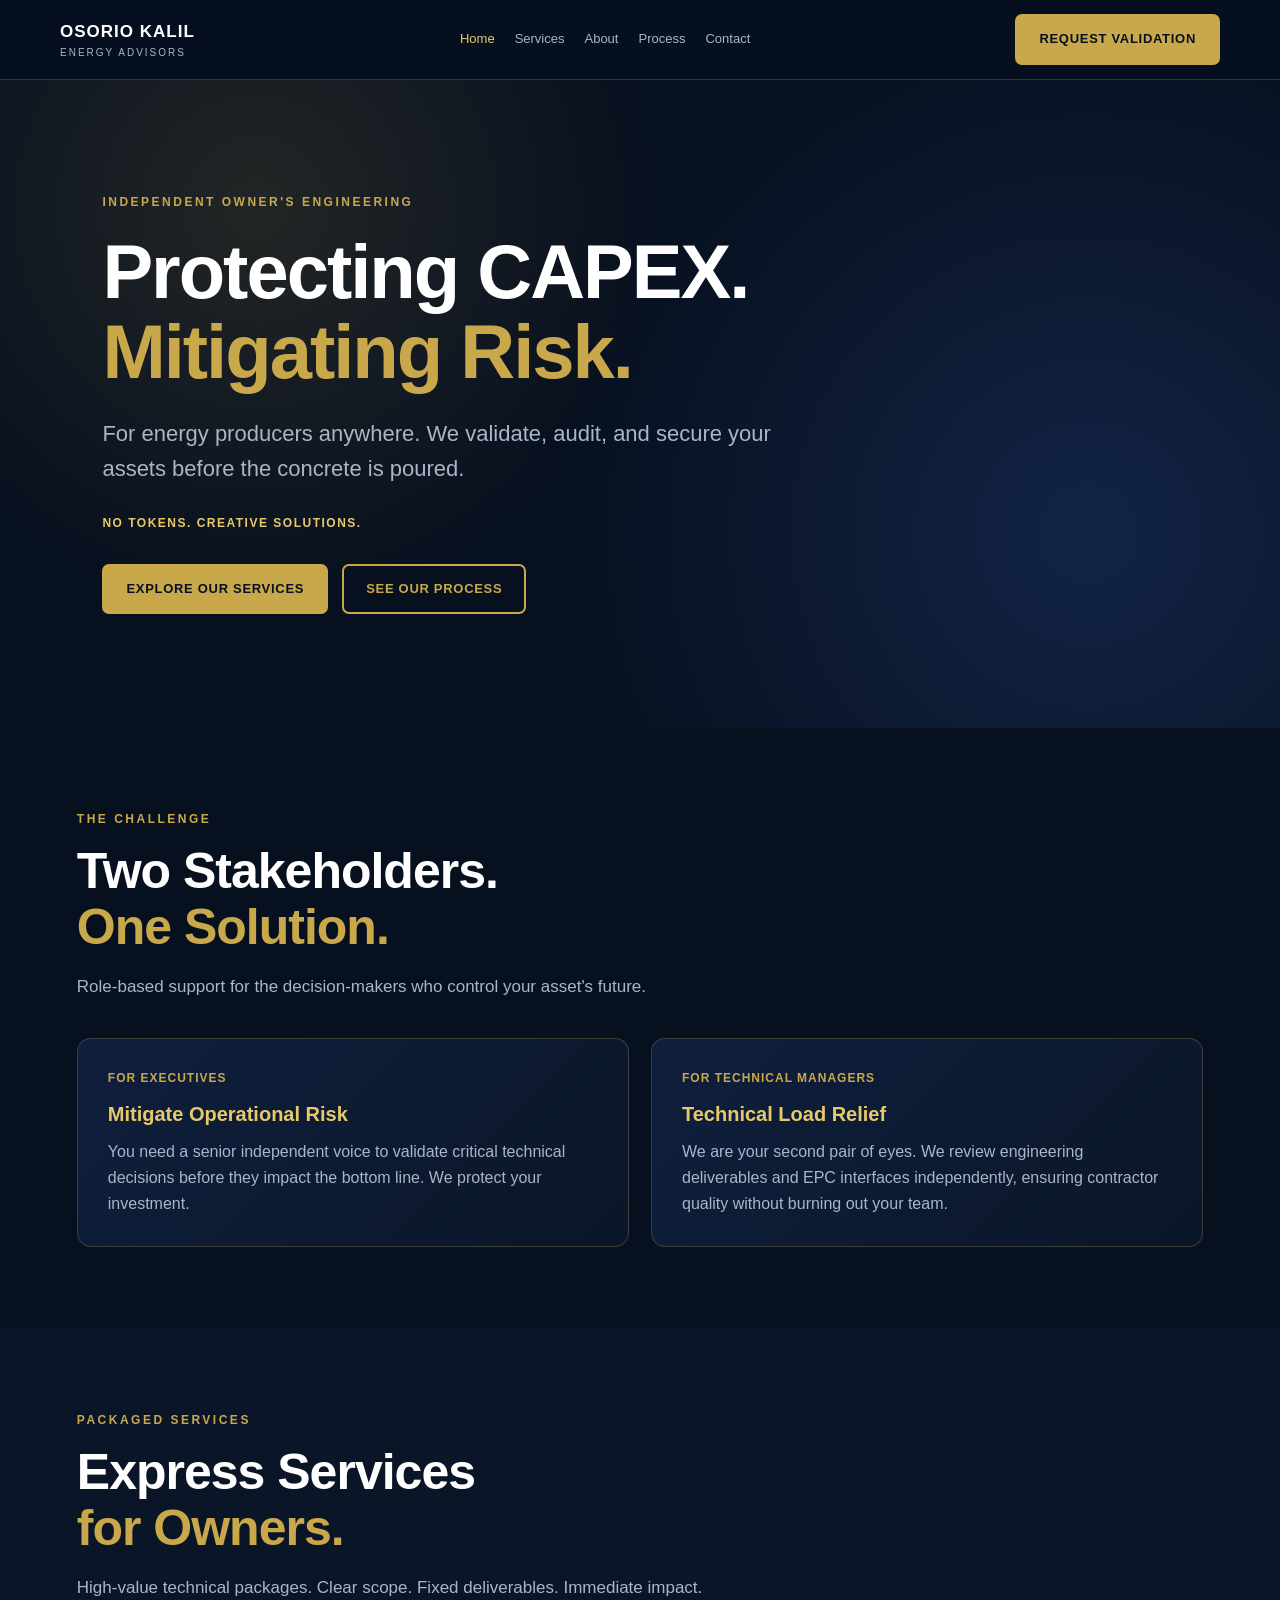
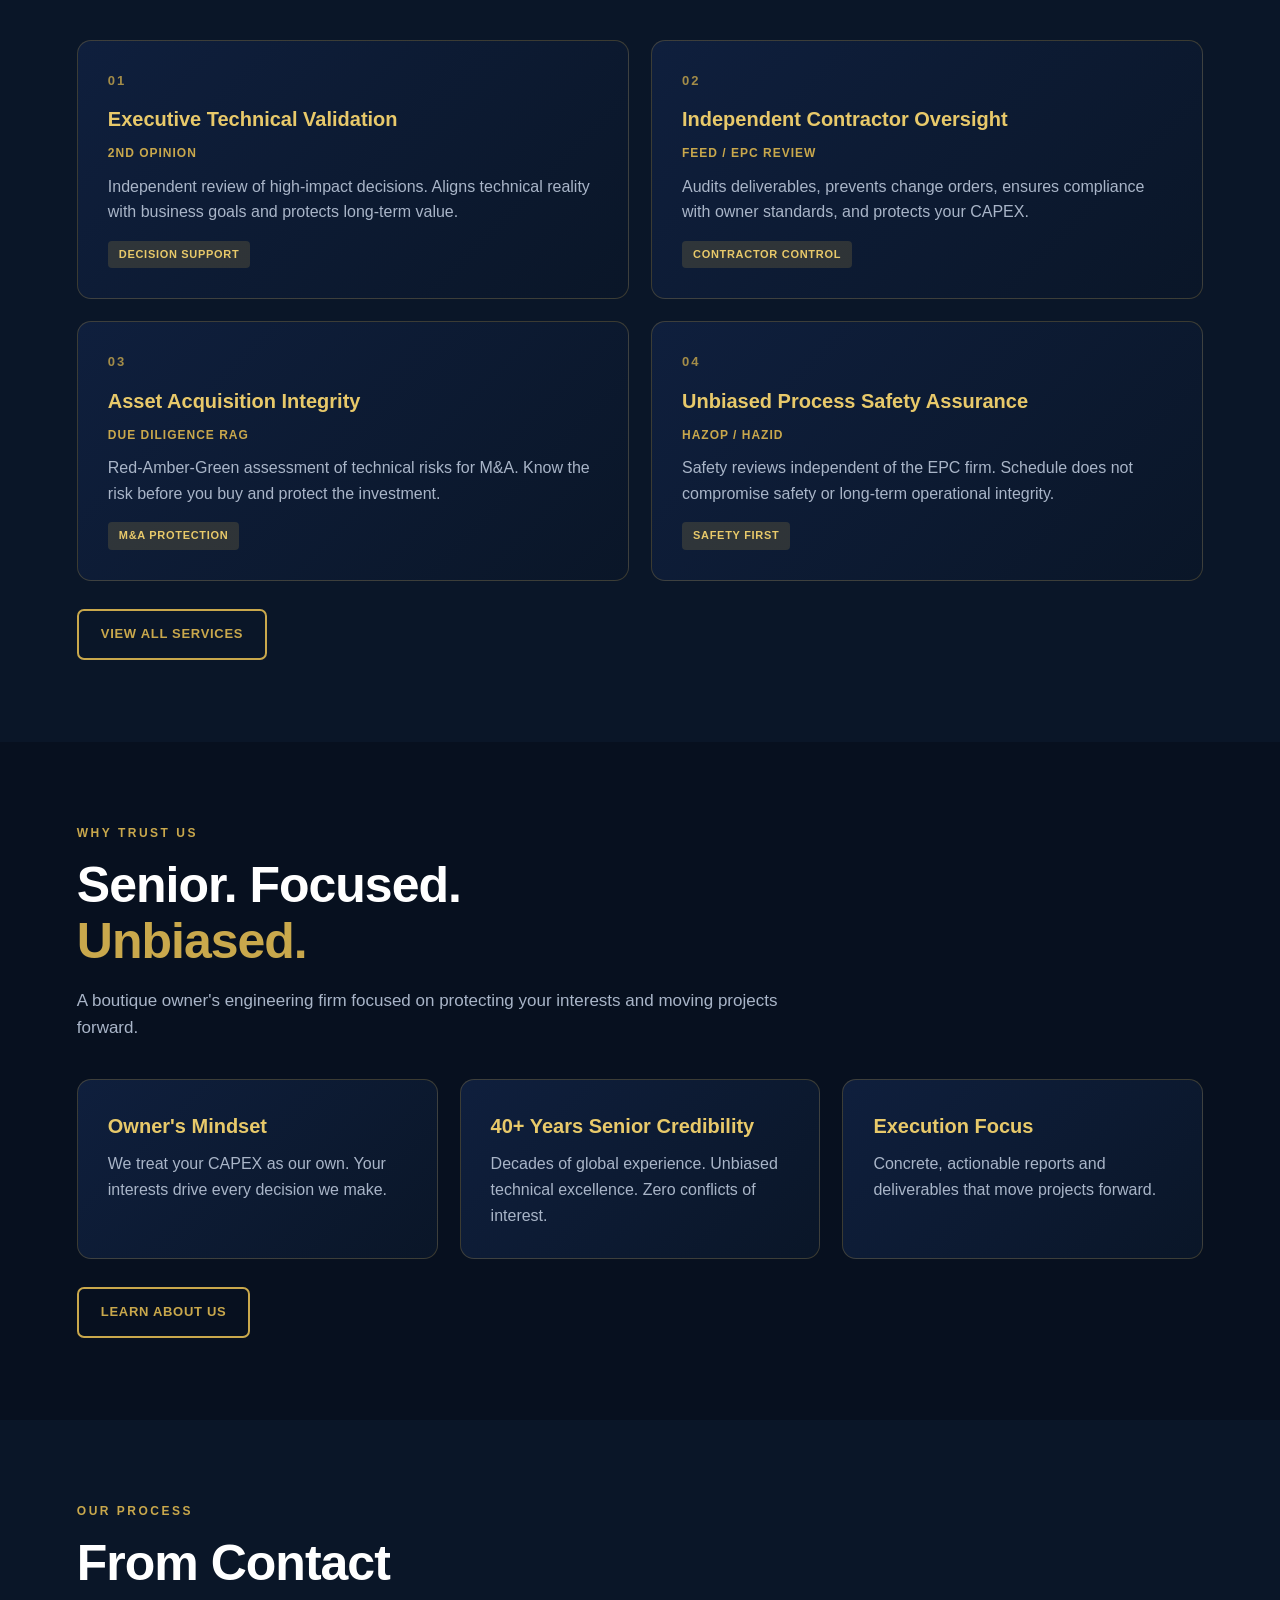
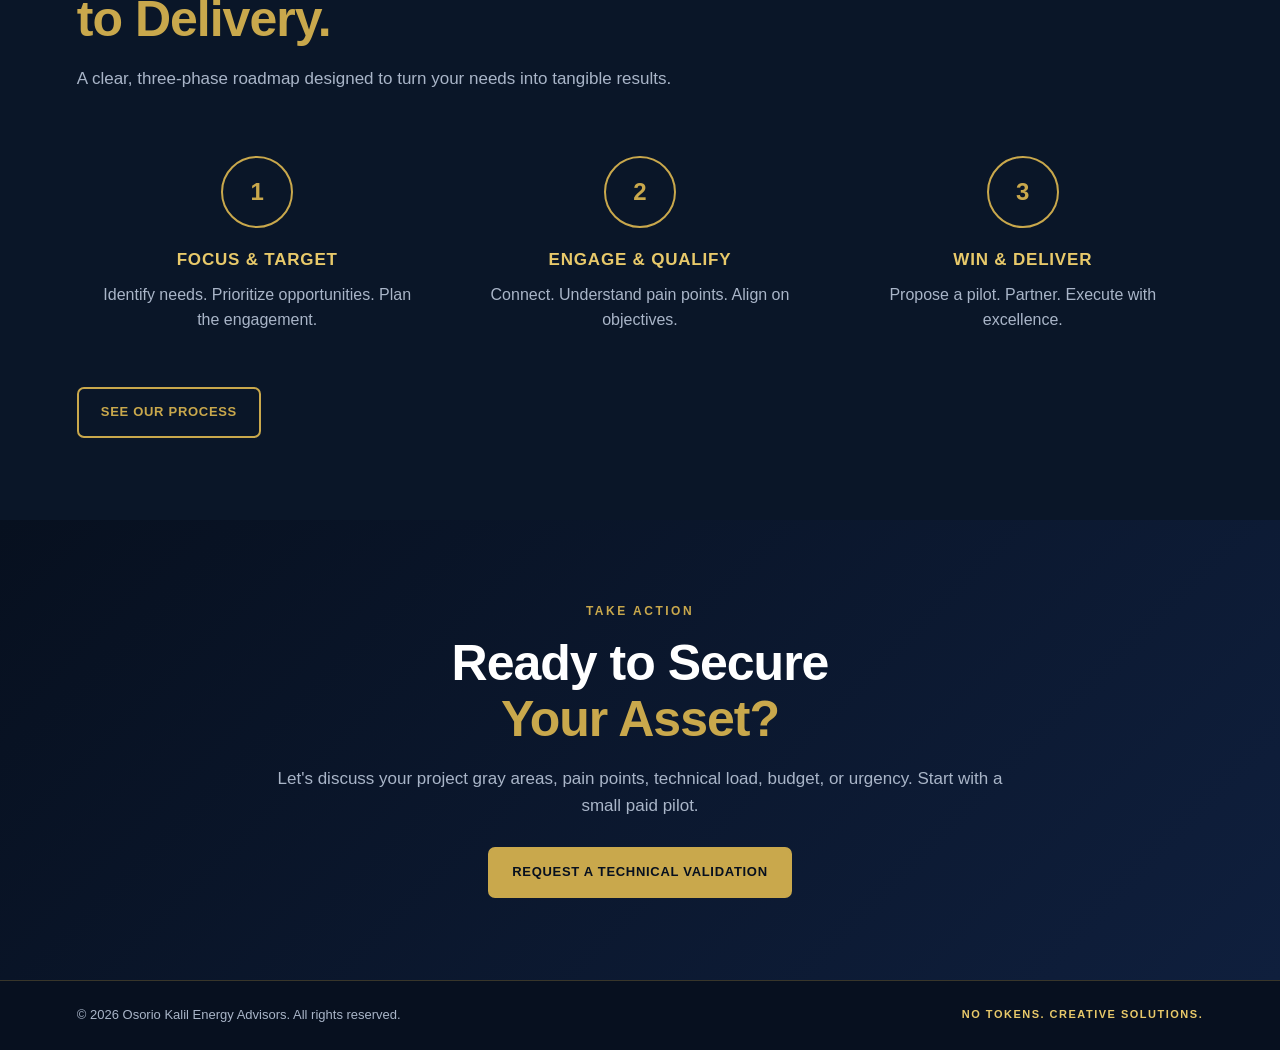
<file: index.html>
<!DOCTYPE html>
<html lang="en">
<head>
  <meta charset="UTF-8">
  <meta name="viewport" content="width=device-width, initial-scale=1">
  <meta name="description" content="Independent owner's engineering for energy producers. Validate technical decisions, protect CAPEX, and mitigate project risk.">
  <title>Osorio Kalil Energy Advisors | Independent Owner's Engineering</title>
  <link rel="stylesheet" href="styles.css">
</head>
<body>
  <header class="site-header">
    <a class="logo" href="index.html">OSORIO KALIL<small>Energy Advisors</small></a>
    <nav class="nav" aria-label="Main navigation">
      <a href="index.html" aria-current="page">Home</a><a href="services.html">Services</a><a href="about.html">About</a><a href="process.html">Process</a><a href="contact.html">Contact</a>
    </nav>
    <a class="button header-cta" href="contact.html">Request Validation</a>
  </header>
  <main>
    <section class="hero">
      <div class="hero-content">
        <div class="eyebrow">Independent Owner's Engineering</div>
        <h1>Protecting CAPEX.<br><span class="gold">Mitigating Risk.</span></h1>
        <p>For energy producers anywhere. We validate, audit, and secure your assets before the concrete is poured.</p>
        <div class="motto">No tokens. Creative solutions.</div>
        <div class="actions"><a class="button" href="services.html">Explore Our Services</a><a class="button outline" href="process.html">See Our Process</a></div>
      </div>
    </section>
    <section class="section">
      <div class="section-label">The Challenge</div><h2>Two Stakeholders.<br><span class="gold">One Solution.</span></h2>
      <p class="intro">Role-based support for the decision-makers who control your asset's future.</p>
      <div class="grid">
        <article class="card"><div class="overline">For Executives</div><h3>Mitigate Operational Risk</h3><p>You need a senior independent voice to validate critical technical decisions before they impact the bottom line. We protect your investment.</p></article>
        <article class="card"><div class="overline">For Technical Managers</div><h3>Technical Load Relief</h3><p>We are your second pair of eyes. We review engineering deliverables and EPC interfaces independently, ensuring contractor quality without burning out your team.</p></article>
      </div>
    </section>
    <section class="section alt">
      <div class="section-label">Packaged Services</div><h2>Express Services<br><span class="gold">for Owners.</span></h2>
      <p class="intro">High-value technical packages. Clear scope. Fixed deliverables. Immediate impact.</p>
      <div class="grid">
        <article class="card"><div class="service-number">01</div><h3>Executive Technical Validation</h3><div class="overline">2nd Opinion</div><p>Independent review of high-impact decisions. Aligns technical reality with business goals and protects long-term value.</p><span class="tag">Decision Support</span></article>
        <article class="card"><div class="service-number">02</div><h3>Independent Contractor Oversight</h3><div class="overline">FEED / EPC Review</div><p>Audits deliverables, prevents change orders, ensures compliance with owner standards, and protects your CAPEX.</p><span class="tag">Contractor Control</span></article>
        <article class="card"><div class="service-number">03</div><h3>Asset Acquisition Integrity</h3><div class="overline">Due Diligence RAG</div><p>Red-Amber-Green assessment of technical risks for M&amp;A. Know the risk before you buy and protect the investment.</p><span class="tag">M&amp;A Protection</span></article>
        <article class="card"><div class="service-number">04</div><h3>Unbiased Process Safety Assurance</h3><div class="overline">HAZOP / HAZID</div><p>Safety reviews independent of the EPC firm. Schedule does not compromise safety or long-term operational integrity.</p><span class="tag">Safety First</span></article>
      </div>
      <p class="section-action"><a class="button outline" href="services.html">View All Services</a></p>
    </section>
    <section class="section">
      <div class="section-label">Why Trust Us</div><h2>Senior. Focused.<br><span class="gold">Unbiased.</span></h2>
      <p class="intro">A boutique owner's engineering firm focused on protecting your interests and moving projects forward.</p>
      <div class="grid three">
        <article class="card"><h3>Owner's Mindset</h3><p>We treat your CAPEX as our own. Your interests drive every decision we make.</p></article>
        <article class="card"><h3>40+ Years Senior Credibility</h3><p>Decades of global experience. Unbiased technical excellence. Zero conflicts of interest.</p></article>
        <article class="card"><h3>Execution Focus</h3><p>Concrete, actionable reports and deliverables that move projects forward.</p></article>
      </div>
      <p class="section-action"><a class="button outline" href="about.html">Learn About Us</a></p>
    </section>
    <section class="section alt">
      <div class="section-label">Our Process</div><h2>From Contact<br><span class="gold">to Delivery.</span></h2>
      <p class="intro">A clear, three-phase roadmap designed to turn your needs into tangible results.</p>
      <div class="grid three steps">
        <article class="step"><h3>Focus &amp; Target</h3><p>Identify needs. Prioritize opportunities. Plan the engagement.</p></article>
        <article class="step"><h3>Engage &amp; Qualify</h3><p>Connect. Understand pain points. Align on objectives.</p></article>
        <article class="step"><h3>Win &amp; Deliver</h3><p>Propose a pilot. Partner. Execute with excellence.</p></article>
      </div>
      <p class="section-action"><a class="button outline" href="process.html">See Our Process</a></p>
    </section>
    <section class="section final">
      <div class="section-label">Take Action</div><h2>Ready to Secure<br><span class="gold">Your Asset?</span></h2>
      <p class="intro">Let's discuss your project gray areas, pain points, technical load, budget, or urgency. Start with a small paid pilot.</p>
      <div class="actions centered"><a class="button" href="contact.html">Request a Technical Validation</a></div>
    </section>
  </main>
  <footer><span>© 2026 Osorio Kalil Energy Advisors. All rights reserved.</span><span class="motto">No tokens. Creative solutions.</span></footer>
</body>
</html>
</file>
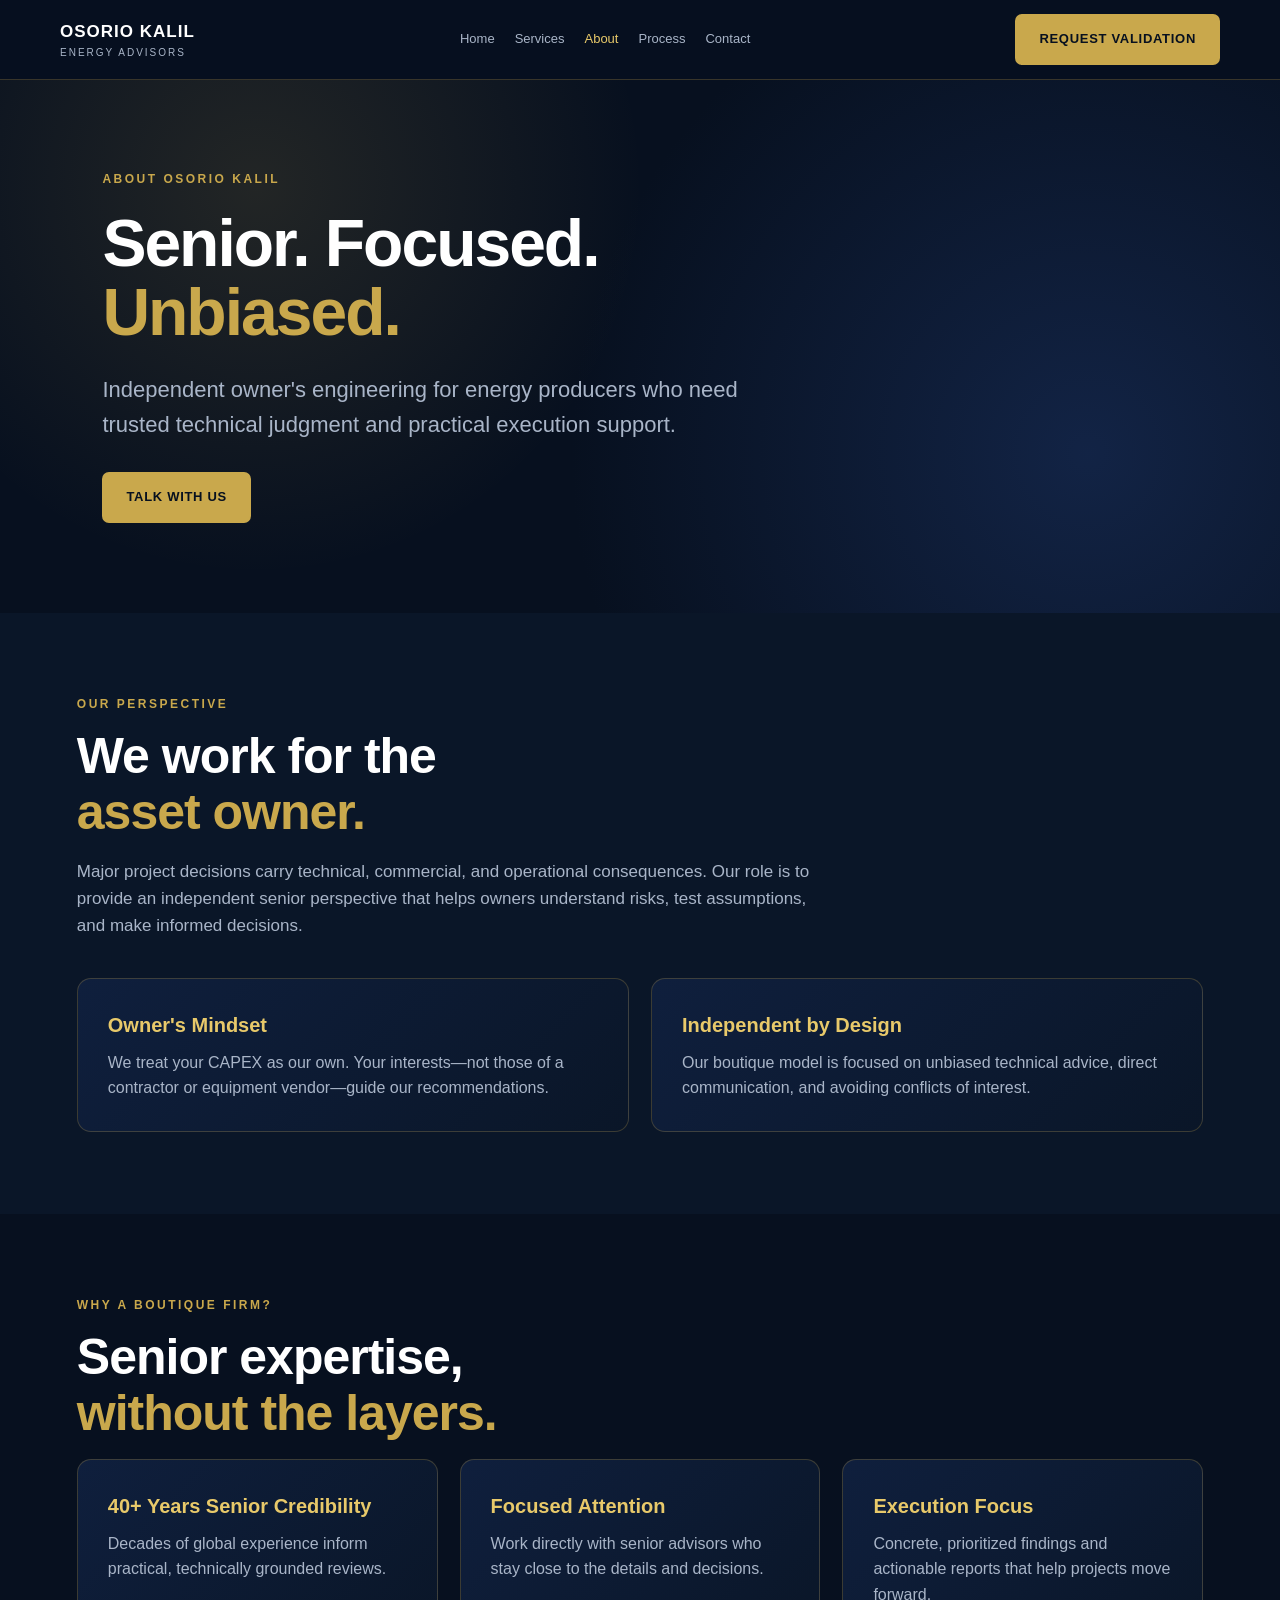
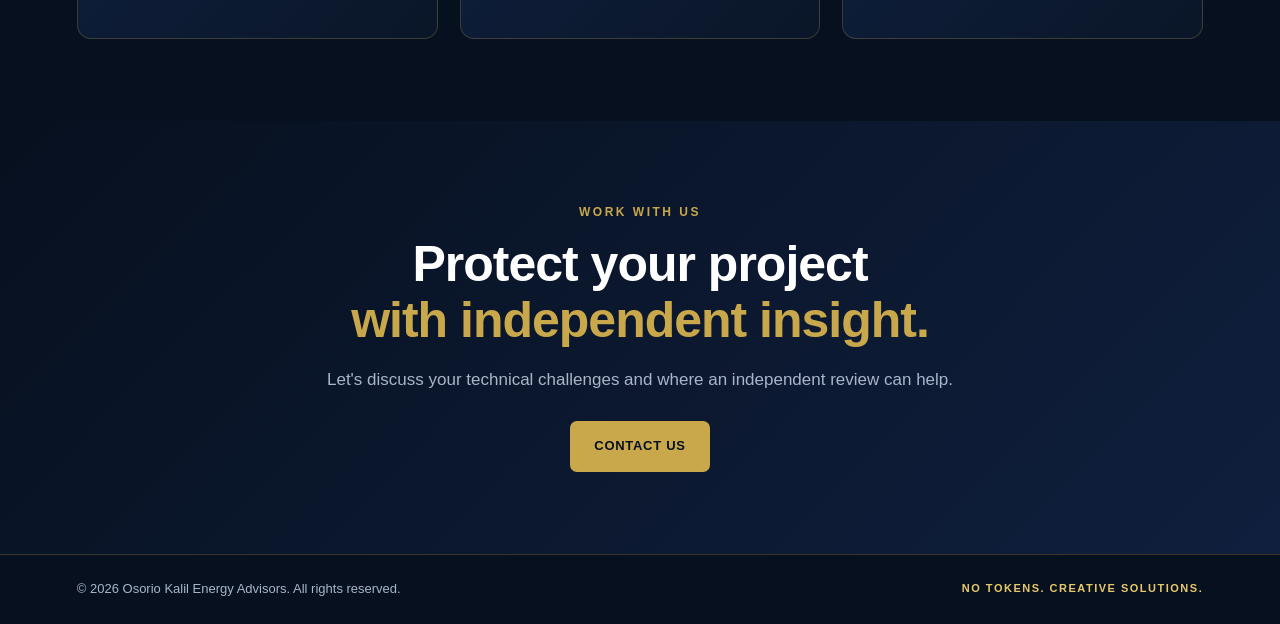
<file: about.html>
<!DOCTYPE html>
<html lang="en">
<head>
  <meta charset="UTF-8">
  <meta name="viewport" content="width=device-width, initial-scale=1">
  <meta name="description" content="Learn about Osorio Kalil Energy Advisors, an independent boutique owner's engineering firm.">
  <title>About | Osorio Kalil Energy Advisors</title>
  <link rel="stylesheet" href="styles.css">
</head>
<body>
  <header class="site-header"><a class="logo" href="index.html">OSORIO KALIL<small>Energy Advisors</small></a><nav class="nav" aria-label="Main navigation"><a href="index.html">Home</a><a href="services.html">Services</a><a href="about.html" aria-current="page">About</a><a href="process.html">Process</a><a href="contact.html">Contact</a></nav><a class="button header-cta" href="contact.html">Request Validation</a></header>
  <main>
    <section class="page-hero"><div class="eyebrow">About Osorio Kalil</div><h1>Senior. Focused.<br><span class="gold">Unbiased.</span></h1><p>Independent owner's engineering for energy producers who need trusted technical judgment and practical execution support.</p><a class="button" href="contact.html">Talk With Us</a></section>
    <section class="section alt"><div class="section-label">Our Perspective</div><h2>We work for the<br><span class="gold">asset owner.</span></h2><p class="intro">Major project decisions carry technical, commercial, and operational consequences. Our role is to provide an independent senior perspective that helps owners understand risks, test assumptions, and make informed decisions.</p>
      <div class="grid"><article class="card"><h3>Owner's Mindset</h3><p>We treat your CAPEX as our own. Your interests—not those of a contractor or equipment vendor—guide our recommendations.</p></article><article class="card"><h3>Independent by Design</h3><p>Our boutique model is focused on unbiased technical advice, direct communication, and avoiding conflicts of interest.</p></article></div>
    </section>
    <section class="section"><div class="section-label">Why a Boutique Firm?</div><h2>Senior expertise,<br><span class="gold">without the layers.</span></h2><div class="grid three"><article class="card"><h3>40+ Years Senior Credibility</h3><p>Decades of global experience inform practical, technically grounded reviews.</p></article><article class="card"><h3>Focused Attention</h3><p>Work directly with senior advisors who stay close to the details and decisions.</p></article><article class="card"><h3>Execution Focus</h3><p>Concrete, prioritized findings and actionable reports that help projects move forward.</p></article></div></section>
    <section class="section final"><div class="section-label">Work With Us</div><h2>Protect your project<br><span class="gold">with independent insight.</span></h2><p class="intro">Let's discuss your technical challenges and where an independent review can help.</p><div class="actions centered"><a class="button" href="contact.html">Contact Us</a></div></section>
  </main>
  <footer><span>© 2026 Osorio Kalil Energy Advisors. All rights reserved.</span><span class="motto">No tokens. Creative solutions.</span></footer>
</body>
</html>
</file>
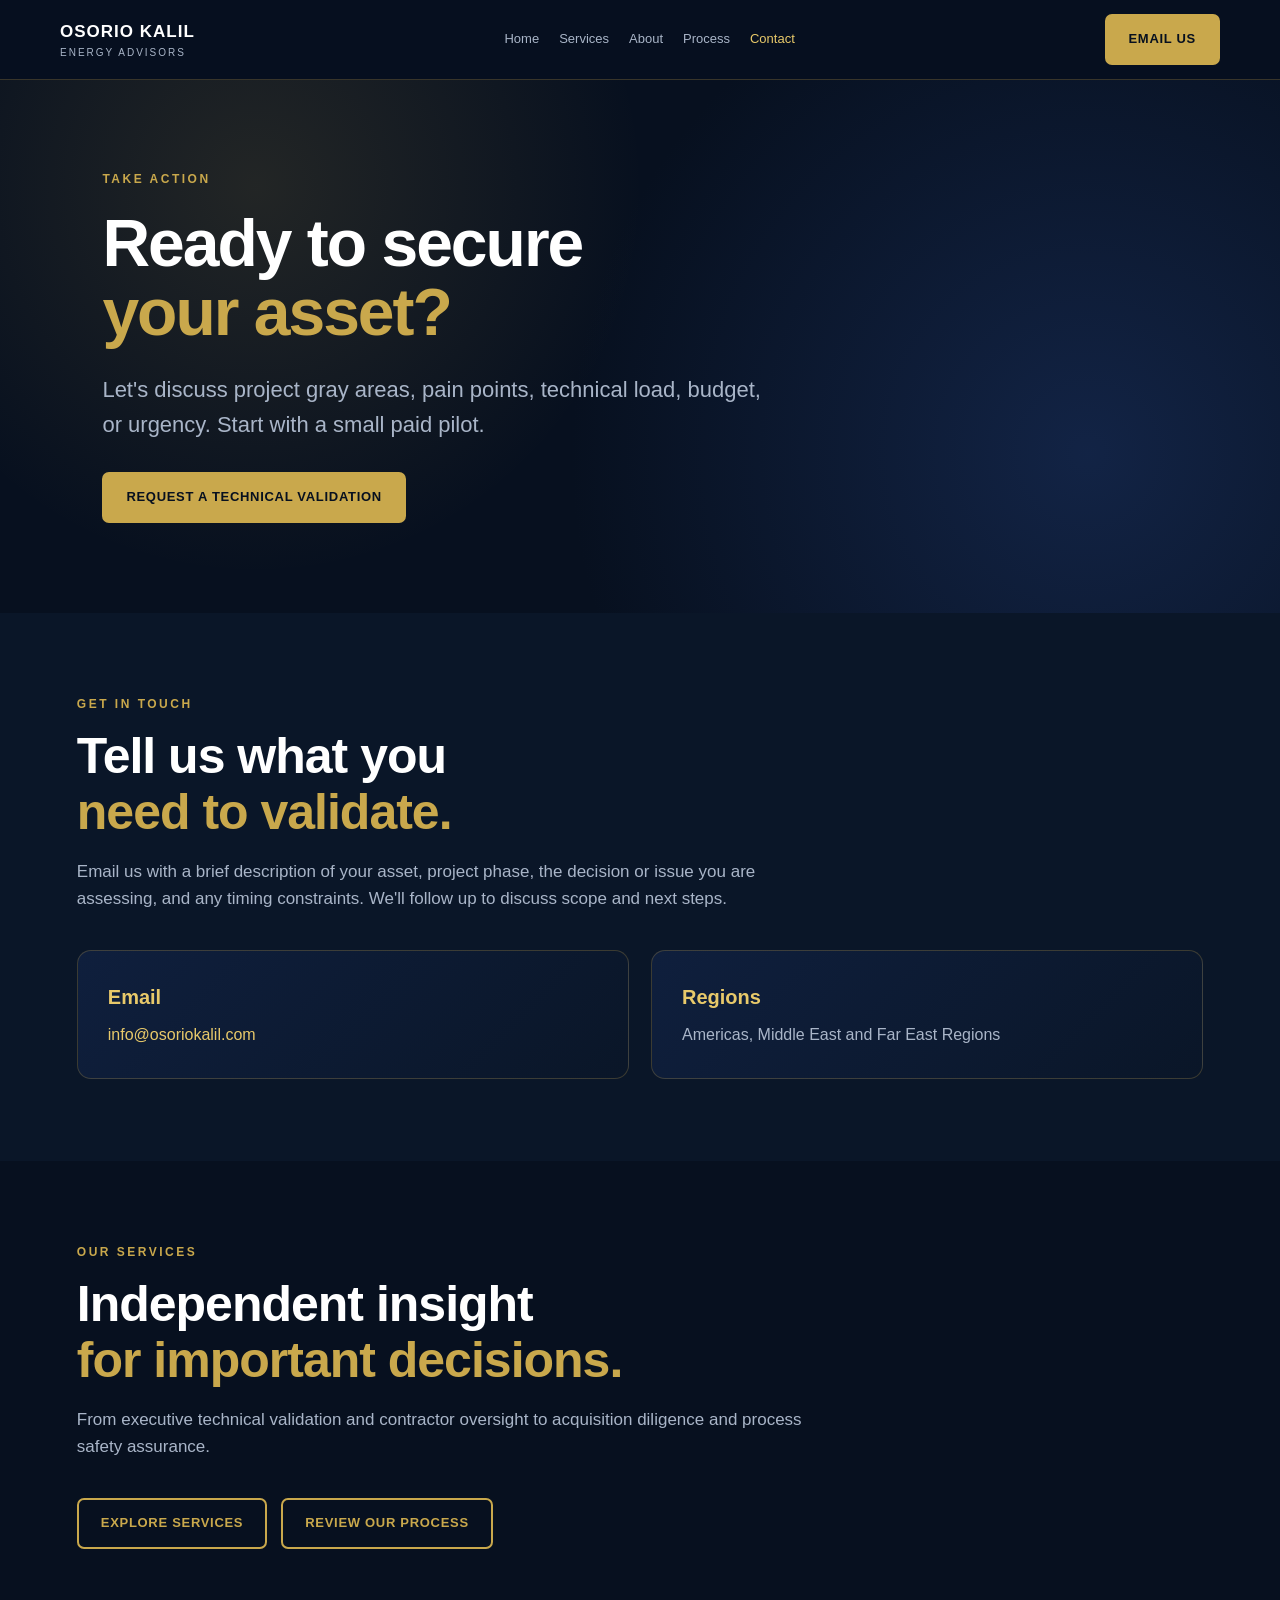
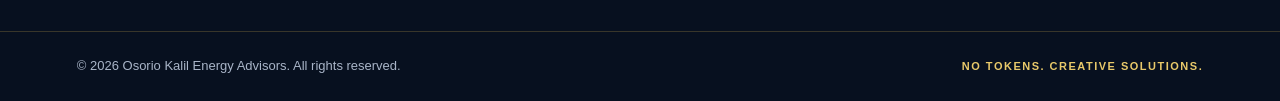
<file: contact.html>
<!DOCTYPE html>
<html lang="en">
<head>
  <meta charset="UTF-8">
  <meta name="viewport" content="width=device-width, initial-scale=1">
  <meta name="description" content="Contact Osorio Kalil Energy Advisors to discuss an independent technical validation or owner's engineering engagement.">
  <title>Contact | Osorio Kalil Energy Advisors</title>
  <link rel="stylesheet" href="styles.css">
</head>
<body>
  <header class="site-header"><a class="logo" href="index.html">OSORIO KALIL<small>Energy Advisors</small></a><nav class="nav" aria-label="Main navigation"><a href="index.html">Home</a><a href="services.html">Services</a><a href="about.html">About</a><a href="process.html">Process</a><a href="contact.html" aria-current="page">Contact</a></nav><a class="button header-cta" href="mailto:info@osoriokalil.com?subject=Technical%20Validation%20Request">Email Us</a></header>
  <main>
    <section class="page-hero"><div class="eyebrow">Take Action</div><h1>Ready to secure<br><span class="gold">your asset?</span></h1><p>Let's discuss project gray areas, pain points, technical load, budget, or urgency. Start with a small paid pilot.</p><a class="button" href="mailto:info@osoriokalil.com?subject=Technical%20Validation%20Request">Request a Technical Validation</a></section>
    <section class="section alt"><div class="section-label">Get in Touch</div><h2>Tell us what you<br><span class="gold">need to validate.</span></h2><p class="intro">Email us with a brief description of your asset, project phase, the decision or issue you are assessing, and any timing constraints. We'll follow up to discuss scope and next steps.</p><div class="grid"><article class="card"><h3>Email</h3><p><a class="text-link" href="mailto:info@osoriokalil.com">info@osoriokalil.com</a></p></article><article class="card"><h3>Regions</h3><p>Americas, Middle East and Far East Regions</p></article></div></section>
    <section class="section"><div class="section-label">Our Services</div><h2>Independent insight<br><span class="gold">for important decisions.</span></h2><p class="intro">From executive technical validation and contractor oversight to acquisition diligence and process safety assurance.</p><div class="actions"><a class="button outline" href="services.html">Explore Services</a><a class="button outline" href="process.html">Review Our Process</a></div></section>
  </main>
  <footer><span>© 2026 Osorio Kalil Energy Advisors. All rights reserved.</span><span class="motto">No tokens. Creative solutions.</span></footer>
</body>
</html>
</file>
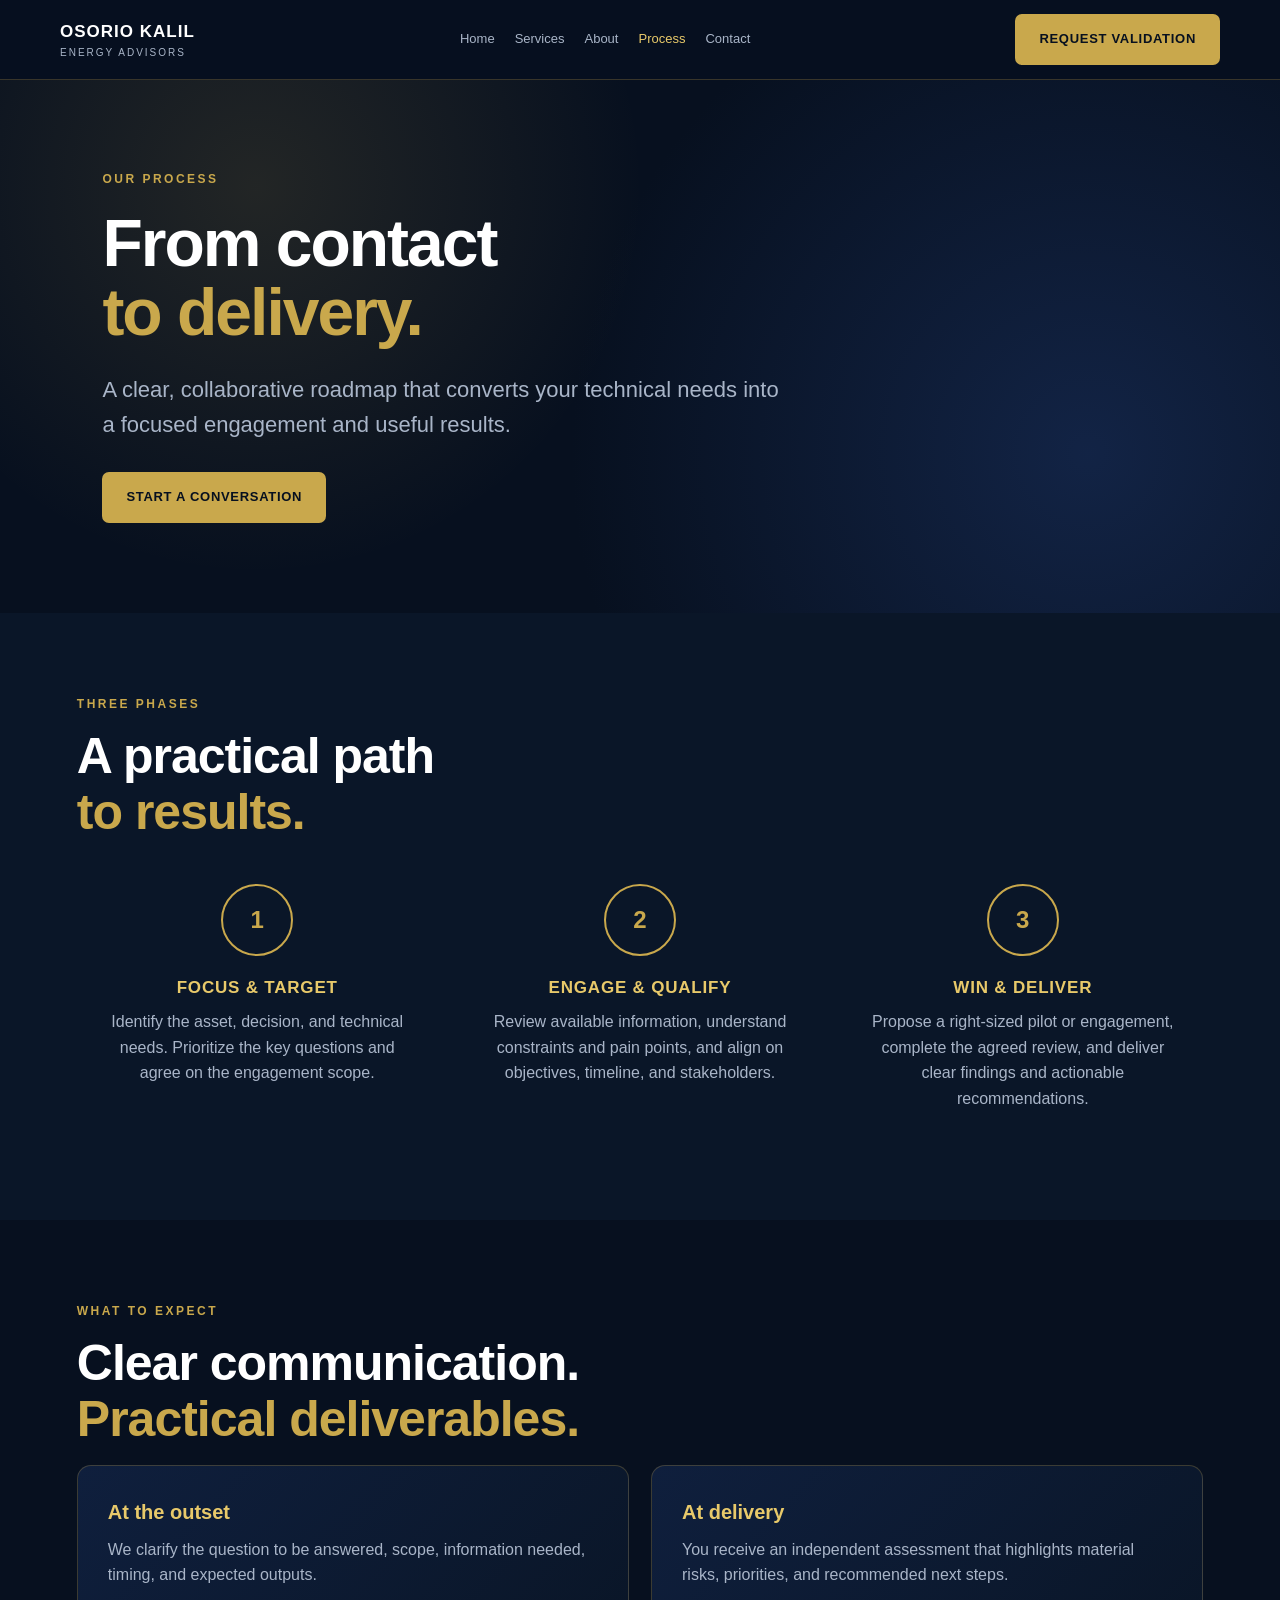
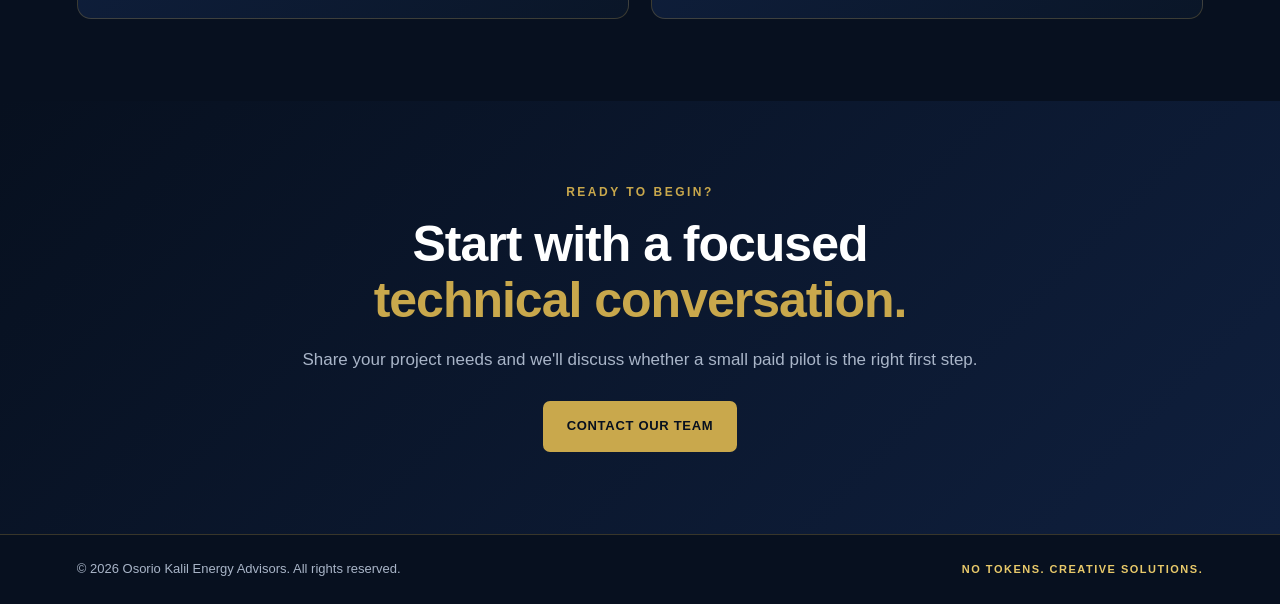
<file: process.html>
<!DOCTYPE html>
<html lang="en">
<head>
  <meta charset="UTF-8">
  <meta name="viewport" content="width=device-width, initial-scale=1">
  <meta name="description" content="A straightforward three-phase engagement process: focus, qualify, and deliver.">
  <title>Our Process | Osorio Kalil Energy Advisors</title>
  <link rel="stylesheet" href="styles.css">
</head>
<body>
  <header class="site-header"><a class="logo" href="index.html">OSORIO KALIL<small>Energy Advisors</small></a><nav class="nav" aria-label="Main navigation"><a href="index.html">Home</a><a href="services.html">Services</a><a href="about.html">About</a><a href="process.html" aria-current="page">Process</a><a href="contact.html">Contact</a></nav><a class="button header-cta" href="contact.html">Request Validation</a></header>
  <main>
    <section class="page-hero"><div class="eyebrow">Our Process</div><h1>From contact<br><span class="gold">to delivery.</span></h1><p>A clear, collaborative roadmap that converts your technical needs into a focused engagement and useful results.</p><a class="button" href="contact.html">Start a Conversation</a></section>
    <section class="section alt"><div class="section-label">Three Phases</div><h2>A practical path<br><span class="gold">to results.</span></h2><div class="grid three steps"><article class="step"><h3>Focus &amp; Target</h3><p>Identify the asset, decision, and technical needs. Prioritize the key questions and agree on the engagement scope.</p></article><article class="step"><h3>Engage &amp; Qualify</h3><p>Review available information, understand constraints and pain points, and align on objectives, timeline, and stakeholders.</p></article><article class="step"><h3>Win &amp; Deliver</h3><p>Propose a right-sized pilot or engagement, complete the agreed review, and deliver clear findings and actionable recommendations.</p></article></div></section>
    <section class="section"><div class="section-label">What to Expect</div><h2>Clear communication.<br><span class="gold">Practical deliverables.</span></h2><div class="grid"><article class="card"><h3>At the outset</h3><p>We clarify the question to be answered, scope, information needed, timing, and expected outputs.</p></article><article class="card"><h3>At delivery</h3><p>You receive an independent assessment that highlights material risks, priorities, and recommended next steps.</p></article></div></section>
    <section class="section final"><div class="section-label">Ready to Begin?</div><h2>Start with a focused<br><span class="gold">technical conversation.</span></h2><p class="intro">Share your project needs and we'll discuss whether a small paid pilot is the right first step.</p><div class="actions centered"><a class="button" href="contact.html">Contact Our Team</a></div></section>
  </main>
  <footer><span>© 2026 Osorio Kalil Energy Advisors. All rights reserved.</span><span class="motto">No tokens. Creative solutions.</span></footer>
</body>
</html>
</file>
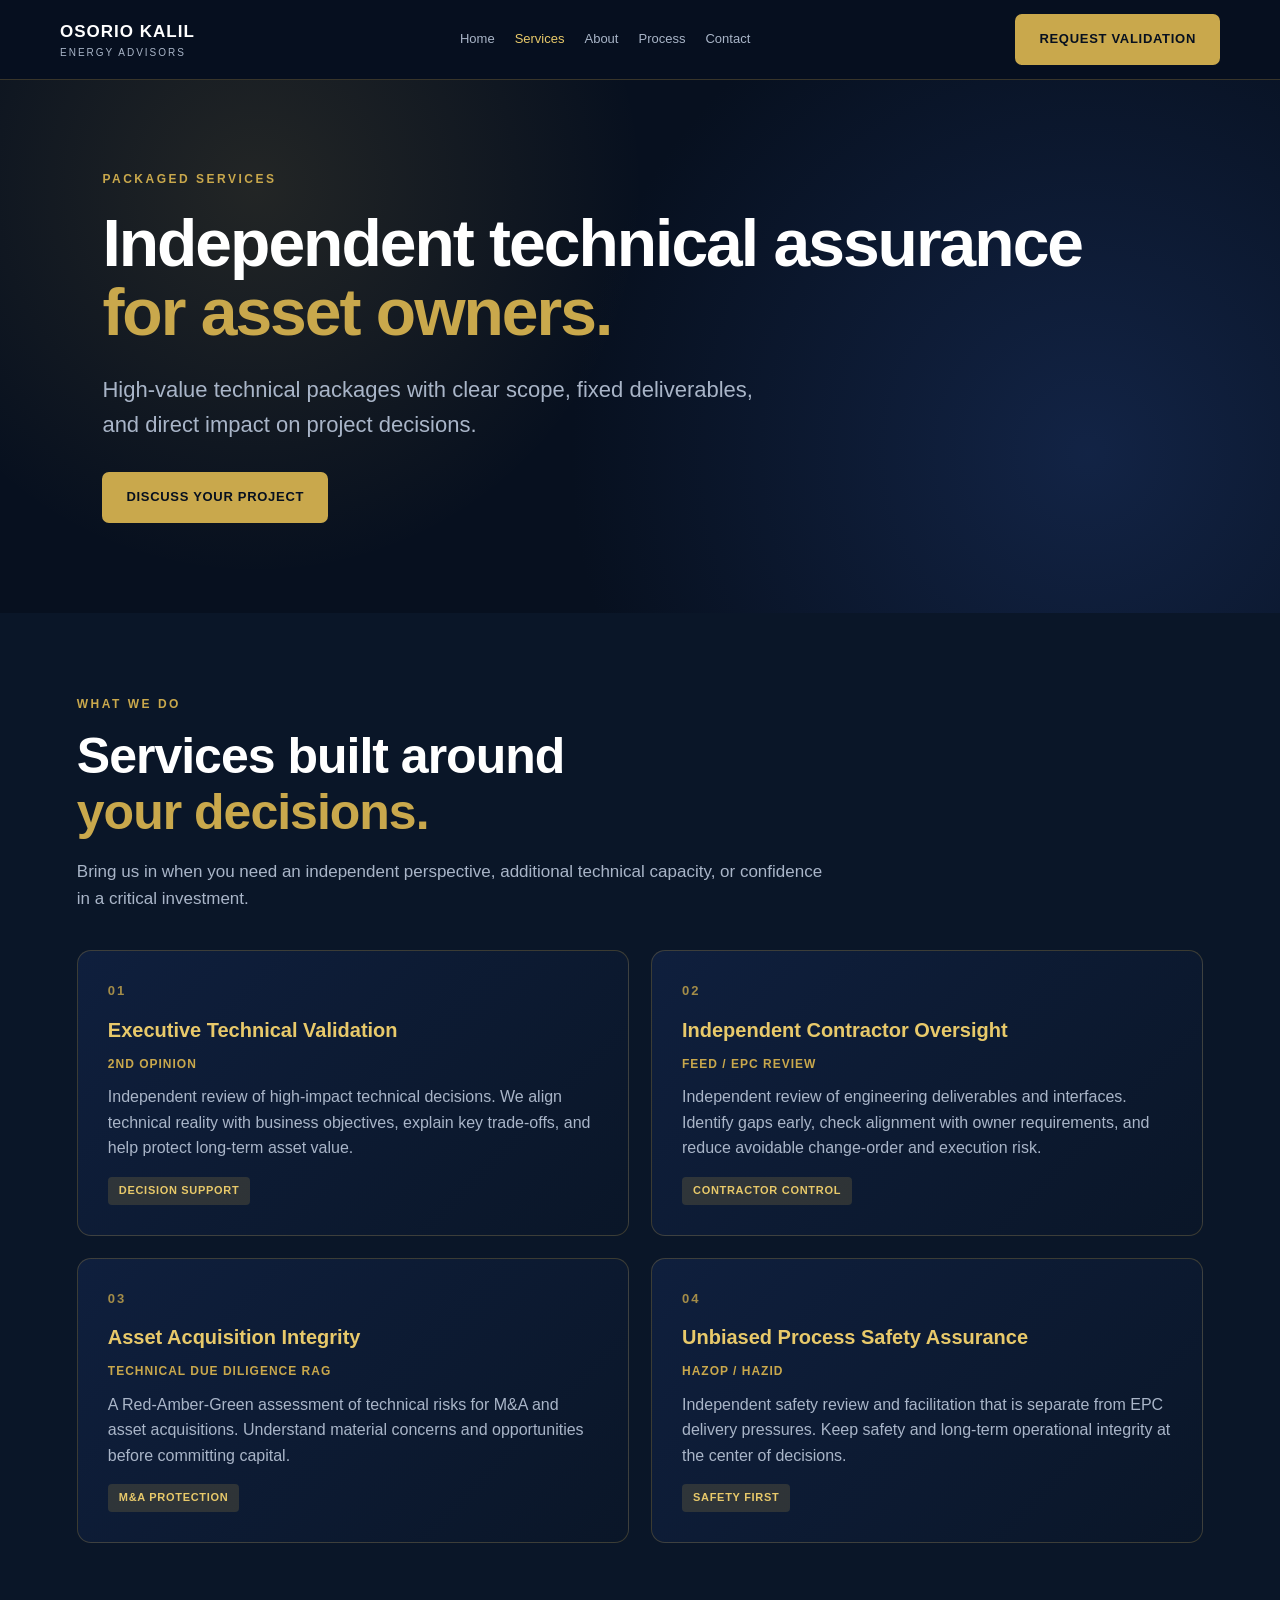
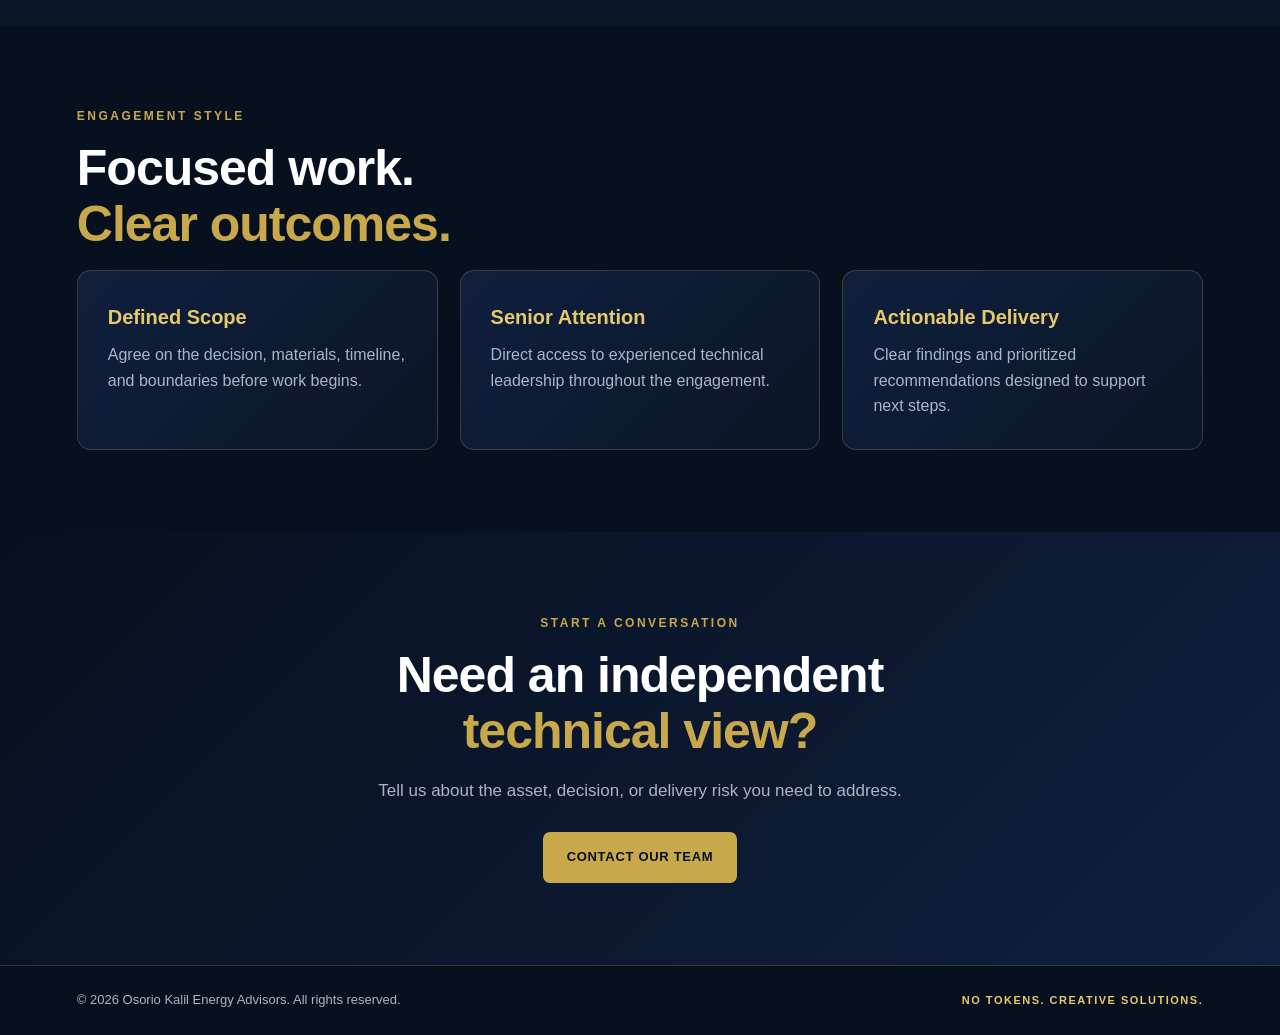
<file: services.html>
<!DOCTYPE html>
<html lang="en">
<head>
  <meta charset="UTF-8">
  <meta name="viewport" content="width=device-width, initial-scale=1">
  <meta name="description" content="Owner-focused technical validation, contractor oversight, due diligence, and process safety assurance.">
  <title>Services | Osorio Kalil Energy Advisors</title>
  <link rel="stylesheet" href="styles.css">
</head>
<body>
  <header class="site-header"><a class="logo" href="index.html">OSORIO KALIL<small>Energy Advisors</small></a><nav class="nav" aria-label="Main navigation"><a href="index.html">Home</a><a href="services.html" aria-current="page">Services</a><a href="about.html">About</a><a href="process.html">Process</a><a href="contact.html">Contact</a></nav><a class="button header-cta" href="contact.html">Request Validation</a></header>
  <main>
    <section class="page-hero"><div class="eyebrow">Packaged Services</div><h1>Independent technical assurance<br><span class="gold">for asset owners.</span></h1><p>High-value technical packages with clear scope, fixed deliverables, and direct impact on project decisions.</p><a class="button" href="contact.html">Discuss Your Project</a></section>
    <section class="section alt"><div class="section-label">What We Do</div><h2>Services built around<br><span class="gold">your decisions.</span></h2><p class="intro">Bring us in when you need an independent perspective, additional technical capacity, or confidence in a critical investment.</p>
      <div class="grid">
        <article class="card"><div class="service-number">01</div><h3>Executive Technical Validation</h3><div class="overline">2nd Opinion</div><p>Independent review of high-impact technical decisions. We align technical reality with business objectives, explain key trade-offs, and help protect long-term asset value.</p><span class="tag">Decision Support</span></article>
        <article class="card"><div class="service-number">02</div><h3>Independent Contractor Oversight</h3><div class="overline">FEED / EPC Review</div><p>Independent review of engineering deliverables and interfaces. Identify gaps early, check alignment with owner requirements, and reduce avoidable change-order and execution risk.</p><span class="tag">Contractor Control</span></article>
        <article class="card"><div class="service-number">03</div><h3>Asset Acquisition Integrity</h3><div class="overline">Technical Due Diligence RAG</div><p>A Red-Amber-Green assessment of technical risks for M&amp;A and asset acquisitions. Understand material concerns and opportunities before committing capital.</p><span class="tag">M&amp;A Protection</span></article>
        <article class="card"><div class="service-number">04</div><h3>Unbiased Process Safety Assurance</h3><div class="overline">HAZOP / HAZID</div><p>Independent safety review and facilitation that is separate from EPC delivery pressures. Keep safety and long-term operational integrity at the center of decisions.</p><span class="tag">Safety First</span></article>
      </div>
    </section>
    <section class="section"><div class="section-label">Engagement Style</div><h2>Focused work.<br><span class="gold">Clear outcomes.</span></h2><div class="grid three"><article class="card"><h3>Defined Scope</h3><p>Agree on the decision, materials, timeline, and boundaries before work begins.</p></article><article class="card"><h3>Senior Attention</h3><p>Direct access to experienced technical leadership throughout the engagement.</p></article><article class="card"><h3>Actionable Delivery</h3><p>Clear findings and prioritized recommendations designed to support next steps.</p></article></div></section>
    <section class="section final"><div class="section-label">Start a Conversation</div><h2>Need an independent<br><span class="gold">technical view?</span></h2><p class="intro">Tell us about the asset, decision, or delivery risk you need to address.</p><div class="actions centered"><a class="button" href="contact.html">Contact Our Team</a></div></section>
  </main>
  <footer><span>© 2026 Osorio Kalil Energy Advisors. All rights reserved.</span><span class="motto">No tokens. Creative solutions.</span></footer>
</body>
</html>
</file>
<file: styles.css>
:root{--deep:#07101f;--navy:#0a1628;--mid:#0f1f3d;--gold:#c9a84c;--gold-light:#e8c96a;--gold-dim:rgba(201,168,76,.18);--white:#fff;--muted:#a9b5c8;--border:rgba(201,168,76,.25)}
*{box-sizing:border-box;margin:0;padding:0}
html{scroll-behavior:smooth;scroll-padding-top:90px}
body{font-family:Inter,-apple-system,BlinkMacSystemFont,"Segoe UI",sans-serif;background:var(--deep);color:var(--white);line-height:1.6;min-height:100vh;display:flex;flex-direction:column}
a{color:inherit}
.site-header{position:sticky;top:0;z-index:10;background:rgba(7,16,31,.97);backdrop-filter:blur(16px);border-bottom:1px solid var(--border);padding:14px clamp(20px,5vw,60px);display:flex;align-items:center;justify-content:space-between;gap:22px}
.logo{font-size:17px;font-weight:800;letter-spacing:1px;text-decoration:none;white-space:nowrap}.logo small{display:block;color:var(--muted);font-size:10px;font-weight:500;letter-spacing:2px;text-transform:uppercase}
.nav{display:flex;align-items:center;gap:20px;flex-wrap:wrap;justify-content:flex-end}.nav a{font-size:13px;text-decoration:none;color:var(--muted)}.nav a:hover,.nav a:focus-visible,.nav a[aria-current=page]{color:var(--gold-light)}
.button{display:inline-block;background:var(--gold);color:var(--deep);padding:13px 22px;border:2px solid var(--gold);border-radius:7px;text-decoration:none;text-transform:uppercase;letter-spacing:.7px;font-size:13px;font-weight:800;transition:background .2s,transform .2s}.button:hover,.button:focus-visible{background:var(--gold-light);border-color:var(--gold-light);transform:translateY(-2px)}.button.outline{background:transparent;color:var(--gold)}.button.outline:hover,.button.outline:focus-visible{background:var(--gold);color:var(--deep)}
main{flex:1}.hero,.page-hero{min-height:72vh;display:flex;flex-direction:column;align-items:flex-start;justify-content:center;padding:90px clamp(24px,8vw,110px);background:radial-gradient(circle at 20% 20%,rgba(201,168,76,.14),transparent 35%),radial-gradient(circle at 85% 70%,rgba(22,42,82,.75),transparent 45%),var(--deep)}.hero-content{max-width:820px}.page-hero{min-height:55vh}.eyebrow,.section-label{color:var(--gold);font-size:12px;letter-spacing:2.5px;text-transform:uppercase;font-weight:700}.eyebrow{margin-bottom:20px}.hero h1,.page-hero h1{font-size:clamp(42px,7vw,76px);line-height:1.05;letter-spacing:-2px;margin-bottom:24px}.page-hero h1{font-size:clamp(38px,6vw,66px)}.gold{color:var(--gold)}.hero p,.page-hero p{color:var(--muted);font-size:clamp(18px,2.2vw,22px);max-width:680px;margin-bottom:28px}.page-hero p{margin-bottom:30px}.motto{color:var(--gold-light);letter-spacing:1.5px;text-transform:uppercase;font-weight:700;font-size:12px}.hero .motto{margin:0 0 30px}.actions{display:flex;gap:14px;flex-wrap:wrap}.centered{justify-content:center}
.section{padding:82px clamp(24px,6vw,80px)}.section.alt{background:var(--navy)}.section-label{margin-bottom:14px}.section h2{font-size:clamp(32px,4.5vw,50px);line-height:1.12;letter-spacing:-1px;margin-bottom:18px}.intro{color:var(--muted);font-size:17px;max-width:760px;margin-bottom:38px}.grid{display:grid;grid-template-columns:repeat(2,minmax(0,1fr));gap:22px}.grid.three{grid-template-columns:repeat(3,minmax(0,1fr))}.card{background:linear-gradient(135deg,var(--mid),var(--navy));border:1px solid var(--border);border-radius:14px;padding:30px}.card h3{font-size:20px;color:var(--gold-light);margin-bottom:9px}.card p{color:var(--muted)}.card .overline{color:var(--gold);text-transform:uppercase;font-size:12px;letter-spacing:1px;font-weight:700;margin-bottom:10px}.service-number{color:var(--gold);opacity:.8;font-size:13px;letter-spacing:2px;font-weight:800;margin-bottom:12px}.tag{display:inline-block;margin-top:16px;padding:5px 11px;background:var(--gold-dim);border-radius:4px;color:var(--gold-light);font-size:11px;font-weight:700;text-transform:uppercase;letter-spacing:.7px}.section-action{margin-top:28px}
.steps{counter-reset:step}.step{position:relative;text-align:center;padding:26px}.step:before{counter-increment:step;content:counter(step);display:grid;place-items:center;width:68px;height:68px;border:2px solid var(--gold);border-radius:50%;margin:0 auto 18px;color:var(--gold);font-size:24px;font-weight:800}.step h3{color:var(--gold-light);font-size:17px;text-transform:uppercase;letter-spacing:.8px;margin-bottom:8px}.step p{color:var(--muted)}
.final{background:linear-gradient(135deg,var(--deep),var(--mid));text-align:center}.final .intro{margin:0 auto 28px}.final .actions{justify-content:center}.text-link{color:var(--gold-light);text-decoration:none}.text-link:hover{text-decoration:underline}
footer{padding:24px clamp(24px,6vw,80px);border-top:1px solid var(--border);display:flex;justify-content:space-between;align-items:center;gap:14px;flex-wrap:wrap;color:var(--muted);font-size:13px}footer .motto{font-size:11px}
:focus-visible{outline:3px solid var(--gold-light);outline-offset:3px}
@media(max-width:850px){.site-header{align-items:flex-start;flex-wrap:wrap}.nav{justify-content:flex-start;gap:12px}.grid.three{grid-template-columns:1fr 1fr}}
@media(max-width:620px){.nav{width:100%;order:3;justify-content:flex-start}.nav a{font-size:12px}.header-cta{margin-left:auto}.hero{min-height:68vh;padding-top:78px;padding-bottom:78px}.page-hero{min-height:48vh;padding-top:68px;padding-bottom:68px}.grid,.grid.three{grid-template-columns:1fr}.section{padding-top:64px;padding-bottom:64px}.actions{flex-direction:column;align-items:stretch}.actions .button{text-align:center}.section-action .button{width:100%;text-align:center}}
@media(prefers-reduced-motion:reduce){html{scroll-behavior:auto}*,*::before,*::after{transition:none!important}}
</file>
